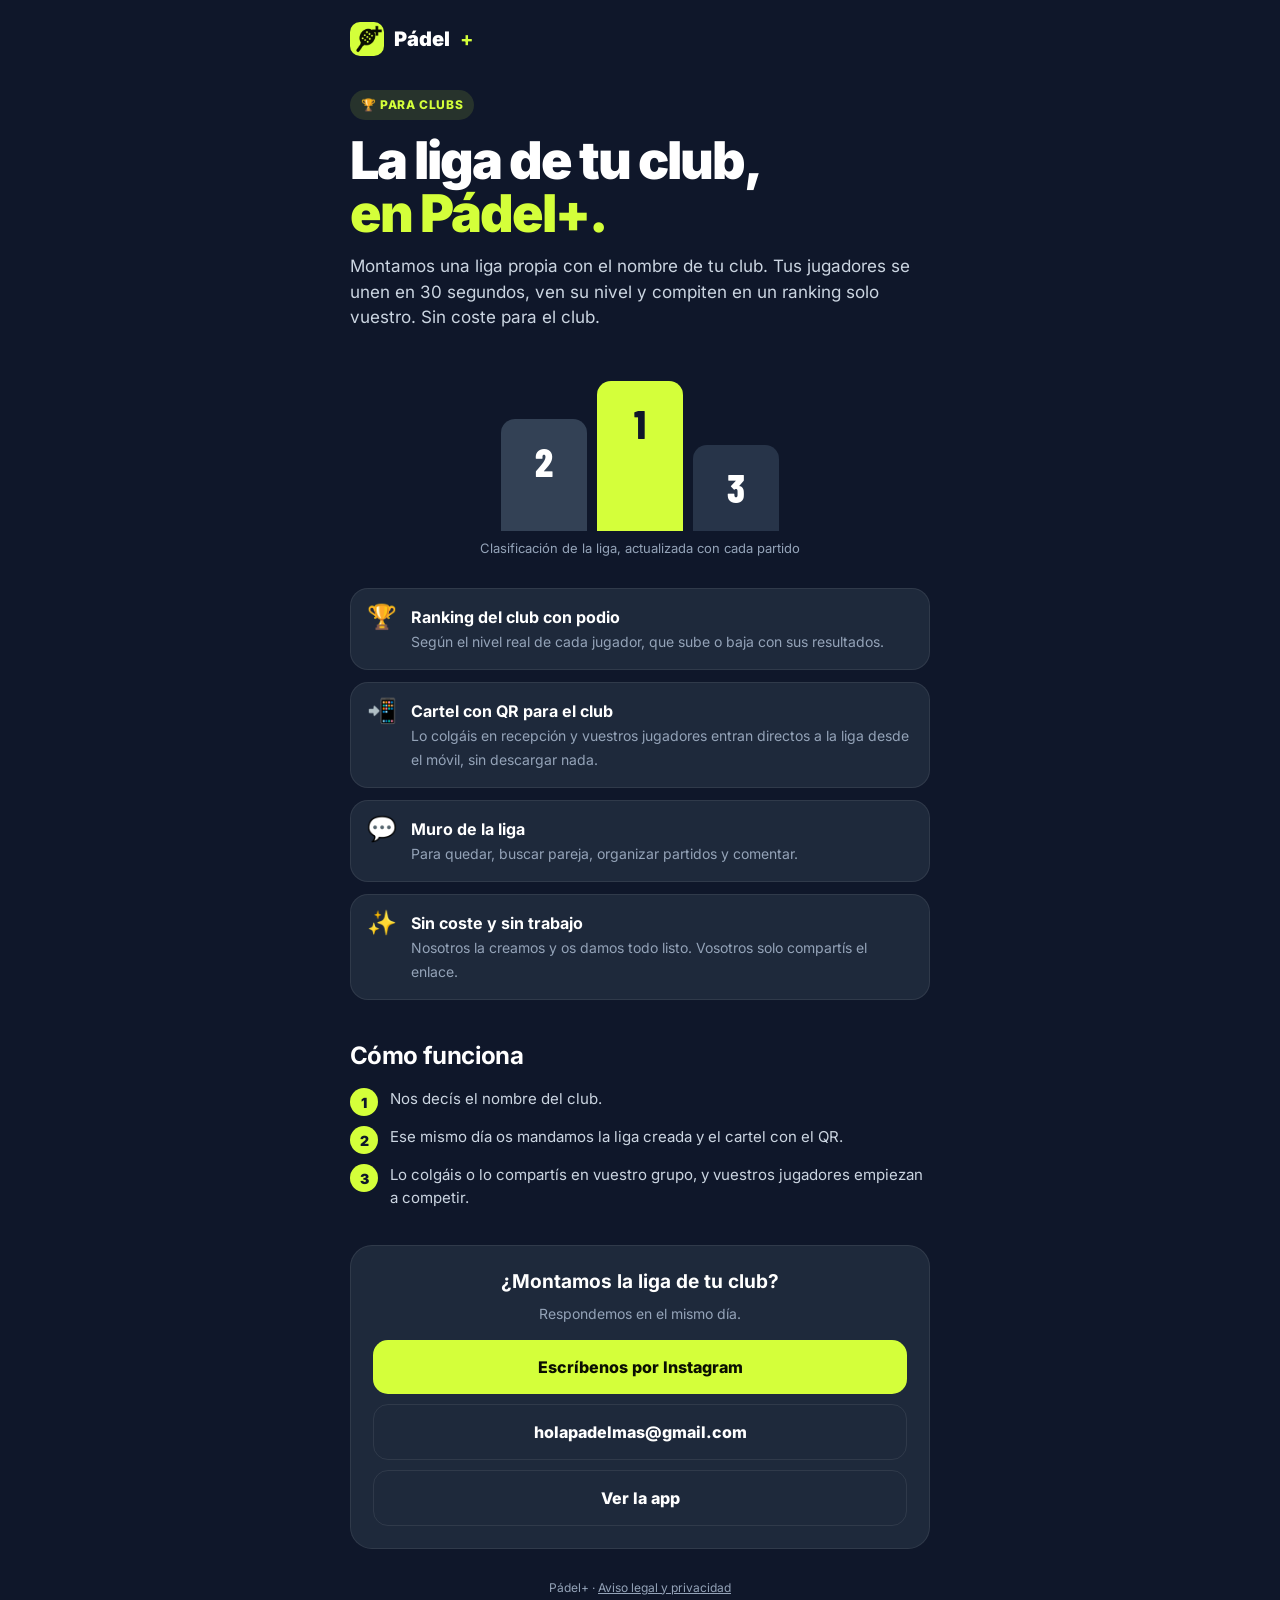
<file: clubs/index.html>
<!DOCTYPE html>
<html lang="es">
<head>
<meta charset="utf-8">
<meta name="viewport" content="width=device-width, initial-scale=1, viewport-fit=cover">
<title>La liga de tu club, en Pádel+</title>
<meta name="description" content="Una liga propia para tu club en Pádel+: ranking con podio, cartel con QR para que tus jugadores se unan en 30 segundos y un muro para organizar partidos. Sin coste para el club.">
<meta property="og:type" content="website">
<meta property="og:site_name" content="Pádel+">
<meta property="og:title" content="La liga de tu club, en Pádel+">
<meta property="og:description" content="Ranking con podio, cartel con QR y muro de la liga para tus jugadores. Sin coste para el club.">
<meta property="og:url" content="https://padelmas.club/clubs/">
<meta property="og:image" content="https://padelmas.club/og-clubs.jpg">
<meta property="og:image:width" content="1200"><meta property="og:image:height" content="630">
<meta name="twitter:card" content="summary_large_image">
<meta name="theme-color" content="#0f172a">
<link rel="icon" href="../icon-192.png">
<link rel="apple-touch-icon" href="../apple-touch-icon.png">
<link rel="stylesheet" href="../fonts.css">
<style>
:root{--bg:#0f172a;--card:#1e293b;--line:rgba(255,255,255,.08);--ink:#fff;--mute:#94a3b8;--lime:#d4ff3a}
*{box-sizing:border-box;margin:0;padding:0}
body{font-family:Inter,system-ui,sans-serif;background:var(--bg);color:var(--ink);line-height:1.5;-webkit-font-smoothing:antialiased}
a{color:inherit;text-decoration:none}
.wrap{max-width:620px;margin:0 auto;padding:calc(env(safe-area-inset-top) + 22px) 20px 40px}
.logo{display:flex;align-items:center;gap:10px;font-weight:900;font-size:20px}
.logo img{width:34px;height:34px;border-radius:10px}.logo b{color:var(--lime)}
.tag{display:inline-block;margin-top:34px;font-size:12px;font-weight:800;letter-spacing:.6px;color:var(--lime);background:rgba(212,255,58,.12);padding:6px 11px;border-radius:99px}
h1{font-size:clamp(36px,10vw,52px);line-height:1.02;letter-spacing:-2px;font-weight:900;margin-top:14px}
h1 em{font-style:normal;color:var(--lime)}
.lead{color:#cbd5e1;font-size:17px;margin-top:14px}
.pod{display:flex;align-items:flex-end;justify-content:center;gap:10px;margin:30px 0 8px;height:170px}
.pod div{width:86px;border-radius:14px 14px 0 0;display:flex;flex-direction:column;align-items:center;padding-top:12px;font-family:'Barlow Condensed';font-weight:800;font-size:40px}
.pod small{font-family:Inter;font-size:12px;font-weight:700;opacity:.75}
.p1{height:150px;background:var(--lime);color:#0f172a}.p2{height:112px;background:#334155}.p3{height:86px;background:#273449}
.podn{text-align:center;color:var(--mute);font-size:13px}
.list{margin-top:30px;display:grid;gap:12px}
.it{display:flex;gap:14px;background:var(--card);border:1px solid var(--line);border-radius:18px;padding:16px}
.it i{font-style:normal;font-size:24px;line-height:1}
.it b{display:block;font-size:16px}.it span{color:var(--mute);font-size:14px}
h2{font-size:24px;letter-spacing:-.6px;margin-top:38px}
.steps{margin-top:14px;display:grid;gap:10px;counter-reset:s}
.st{display:flex;gap:12px;align-items:flex-start;color:#cbd5e1;font-size:15px}
.st:before{counter-increment:s;content:counter(s);flex:none;width:28px;height:28px;border-radius:99px;background:var(--lime);color:#0f172a;font-weight:900;display:flex;align-items:center;justify-content:center;font-size:14px}
.cta{margin-top:36px;background:var(--card);border:1px solid var(--line);border-radius:22px;padding:22px;text-align:center}
.cta p{color:var(--mute);font-size:14px;margin-top:6px}
.btn{display:flex;align-items:center;justify-content:center;gap:8px;background:var(--lime);color:#0b0f02;font-weight:800;padding:15px 18px;border-radius:15px;font-size:16px;margin-top:16px}
.btn.g{background:transparent;color:#fff;border:1px solid var(--line);margin-top:10px}
footer{margin-top:30px;text-align:center;color:var(--mute);font-size:12px}
footer a{text-decoration:underline}
</style>
</head>
<body>
<div class="wrap">
  <a class="logo" href="../"><img src="../icon-192.png" alt="">Pádel <b>+</b></a>

  <span class="tag">🏆 PARA CLUBS</span>
  <h1>La liga de tu club,<br><em>en Pádel+.</em></h1>
  <p class="lead">Montamos una liga propia con el nombre de tu club. Tus jugadores se unen en 30 segundos, ven su nivel y compiten en un ranking solo vuestro. Sin coste para el club.</p>

  <div class="pod"><div class="p2">2</div><div class="p1">1</div><div class="p3">3</div></div>
  <p class="podn">Clasificación de la liga, actualizada con cada partido</p>

  <div class="list">
    <div class="it"><i>🏆</i><div><b>Ranking del club con podio</b><span>Según el nivel real de cada jugador, que sube o baja con sus resultados.</span></div></div>
    <div class="it"><i>📲</i><div><b>Cartel con QR para el club</b><span>Lo colgáis en recepción y vuestros jugadores entran directos a la liga desde el móvil, sin descargar nada.</span></div></div>
    <div class="it"><i>💬</i><div><b>Muro de la liga</b><span>Para quedar, buscar pareja, organizar partidos y comentar.</span></div></div>
    <div class="it"><i>✨</i><div><b>Sin coste y sin trabajo</b><span>Nosotros la creamos y os damos todo listo. Vosotros solo compartís el enlace.</span></div></div>
  </div>

  <h2>Cómo funciona</h2>
  <div class="steps">
    <div class="st">Nos decís el nombre del club.</div>
    <div class="st">Ese mismo día os mandamos la liga creada y el cartel con el QR.</div>
    <div class="st">Lo colgáis o lo compartís en vuestro grupo, y vuestros jugadores empiezan a competir.</div>
  </div>

  <div class="cta">
    <b style="font-size:19px">¿Montamos la liga de tu club?</b>
    <p>Respondemos en el mismo día.</p>
    <a class="btn" href="https://ig.me/m/padelmas.app">Escríbenos por Instagram</a>
    <a class="btn g" href="mailto:holapadelmas@gmail.com?subject=Liga%20para%20mi%20club">holapadelmas@gmail.com</a>
    <a class="btn g" href="../">Ver la app</a>
  </div>

  <footer>Pádel+ · <a href="../privacidad.html">Aviso legal y privacidad</a></footer>
</div>
<!-- Cloudflare Web Analytics (sin cookies) --><script type='module' src='https://static.cloudflareinsights.com/beacon.min.js' data-cf-beacon='{"token": "ea2ffd921bf641a4baf0661dfcad8489"}'></script>
</body>
</html>
</file>
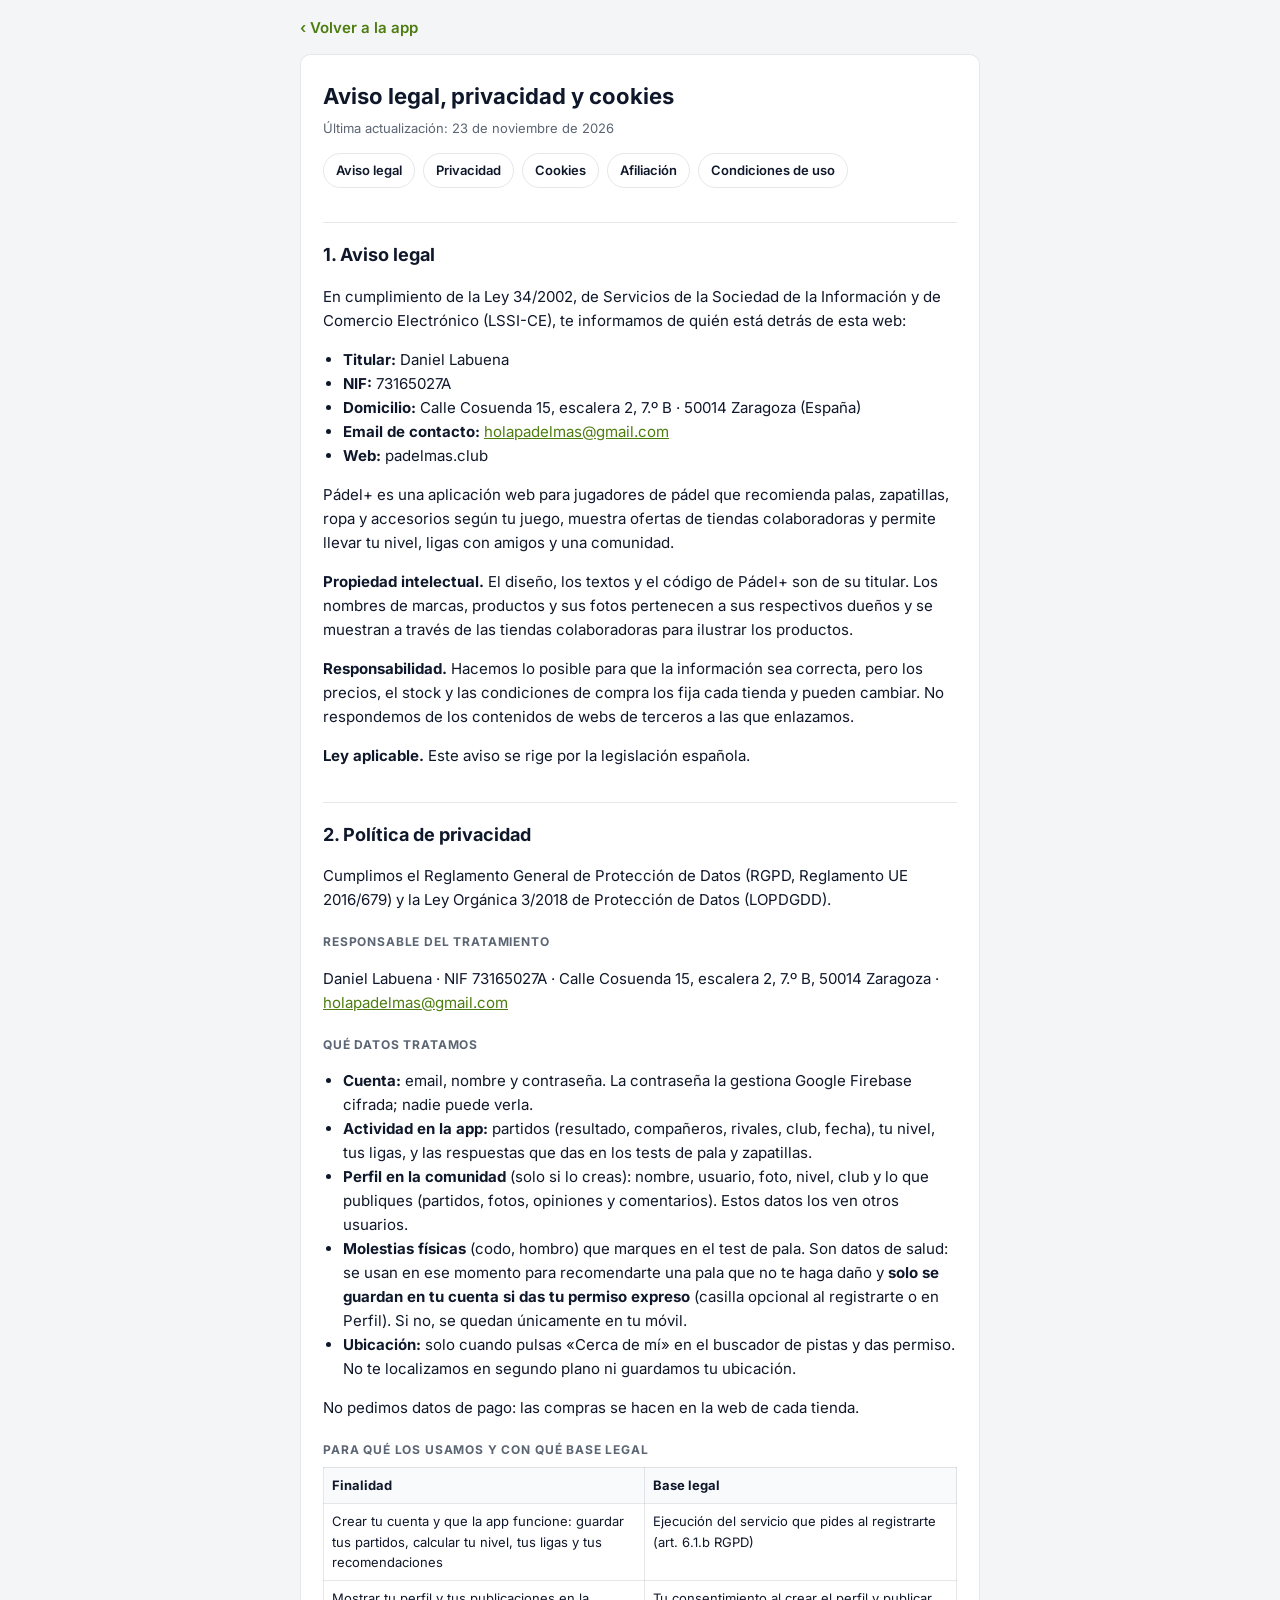
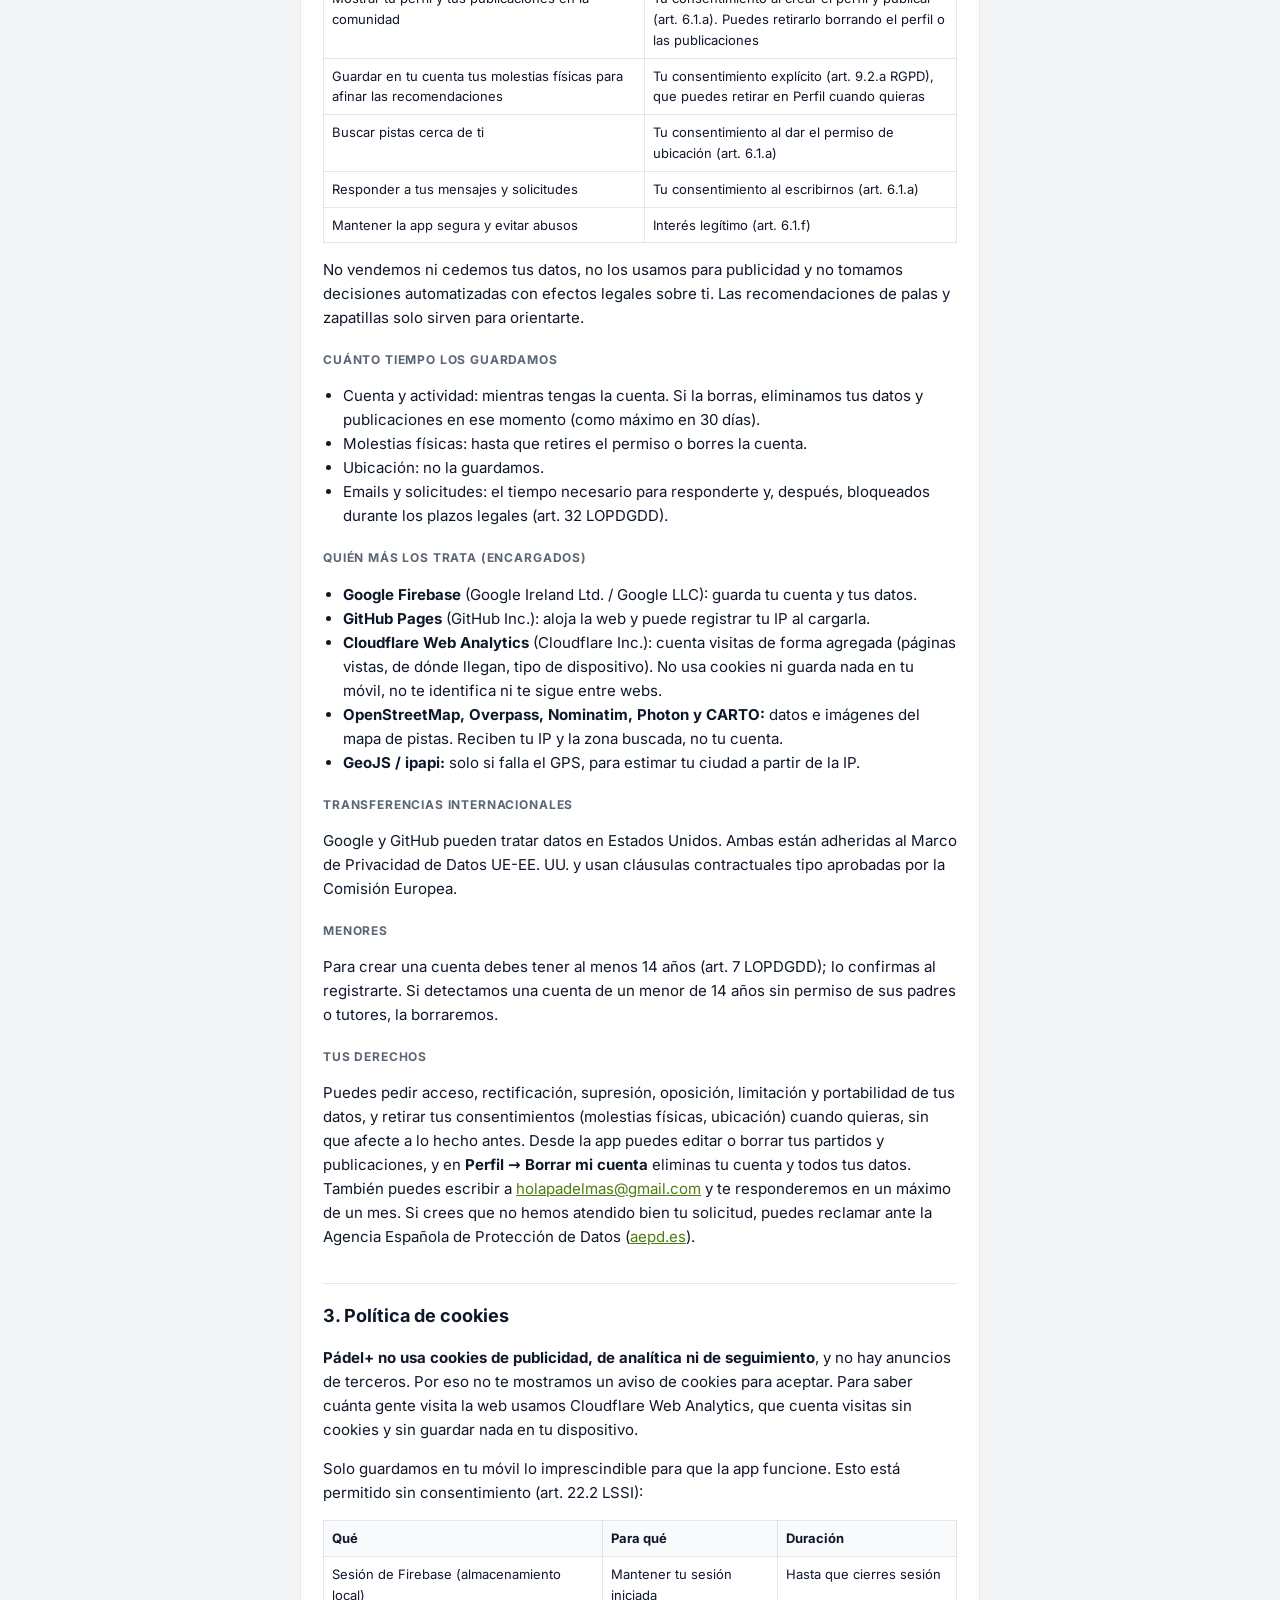
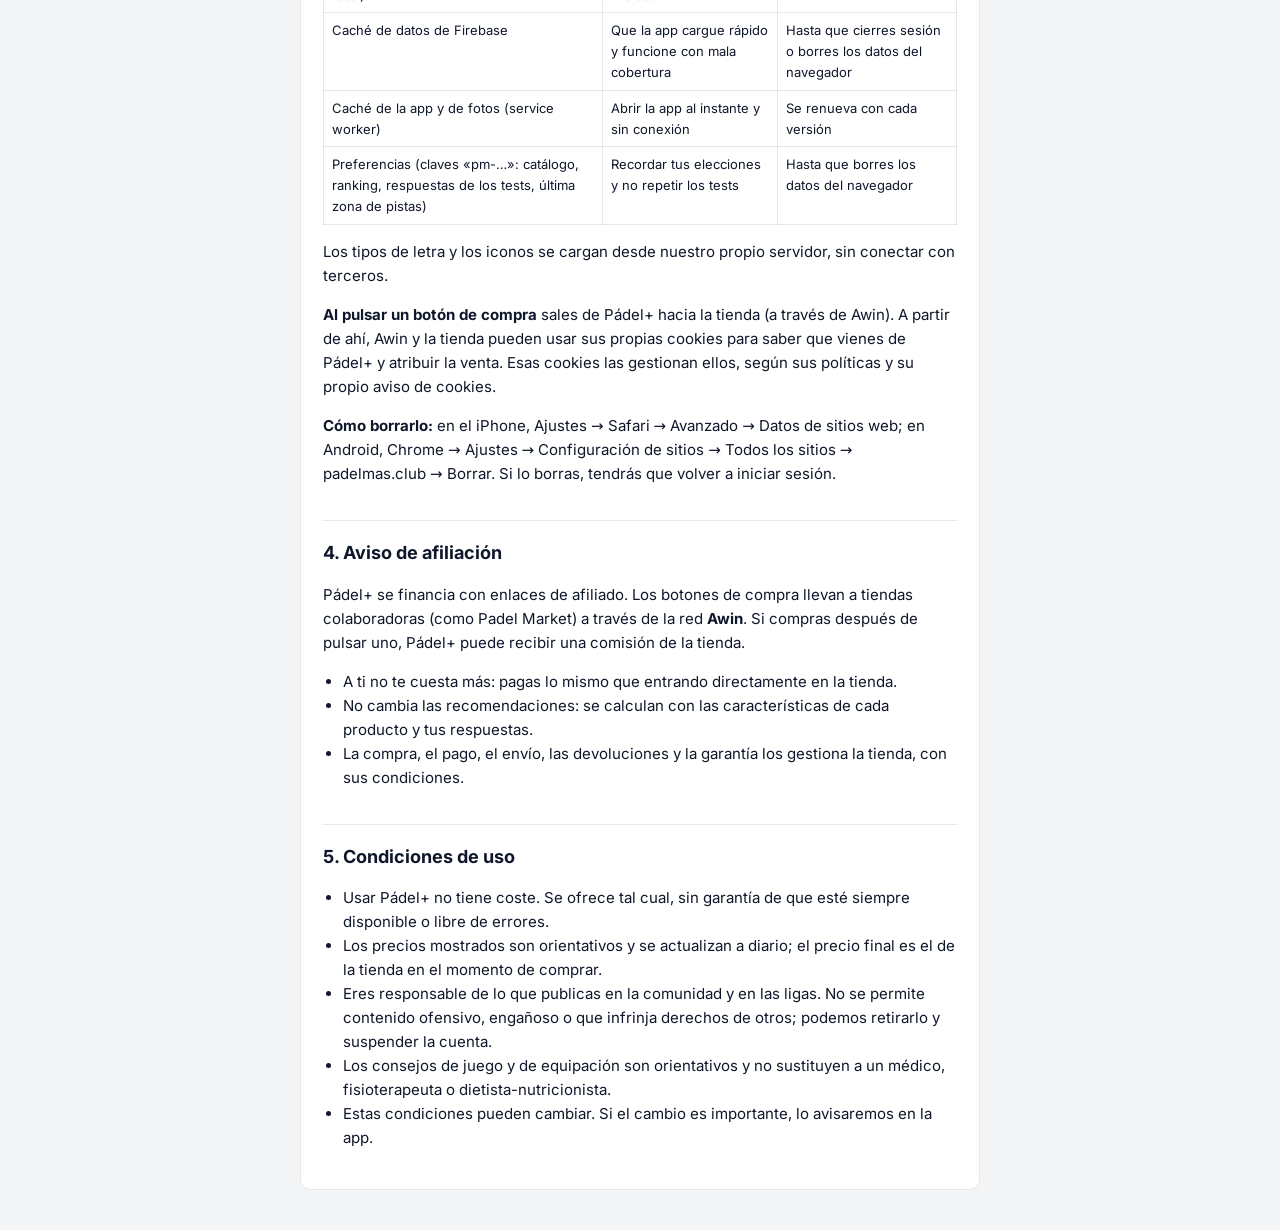
<file: privacidad.html>
<!DOCTYPE html>
<html lang="es">
<head>
<meta charset="utf-8">
<meta name="viewport" content="width=device-width, initial-scale=1, viewport-fit=cover">
<title>Aviso legal, privacidad y cookies · Pádel+</title>
<meta name="theme-color" content="#f4f5f7">
<link rel="icon" type="image/png" href="icon-192.png">
<link rel="stylesheet" href="fonts.css">
<style>
:root{--bg:#f4f5f7;--surface:#ffffff;--ink:#0f172a;--muted:#5b6573;--line:rgba(15,23,42,.10);--accent:#4d7c0f;color-scheme:light}
*{box-sizing:border-box}
body{margin:0;background:var(--bg);color:var(--ink);font:15px/1.6 Inter,system-ui,sans-serif;padding:calc(env(safe-area-inset-top) + 16px) 16px calc(env(safe-area-inset-bottom) + 40px)}
main{max-width:680px;margin:0 auto;background:var(--surface);border:1px solid var(--line);border-radius:10px;padding:24px 22px}
a{color:var(--accent)}
.back{display:inline-block;margin:0 auto 14px;font-weight:600;text-decoration:none}
.top{max-width:680px;margin:0 auto}
h1{font-size:22px;margin:0 0 4px;text-wrap:balance}
h2{font-size:12px;text-transform:uppercase;letter-spacing:.07em;color:var(--muted);margin:26px 0 6px}
p,li{color:var(--ink)}ul{padding-left:20px}
.meta{color:var(--muted);font-size:13px;margin:0 0 8px}
.idx{display:flex;flex-wrap:wrap;gap:8px;margin:14px 0 4px}.idx a{font-size:13px;font-weight:600;text-decoration:none;border:1px solid var(--line);border-radius:999px;padding:6px 12px;color:var(--ink)}
h2.big{font-size:18px;text-transform:none;letter-spacing:0;color:var(--ink);margin:34px 0 4px;padding-top:18px;border-top:1px solid var(--line)}
h3{font-size:12px;text-transform:uppercase;letter-spacing:.07em;color:var(--muted);margin:20px 0 6px}
table{width:100%;border-collapse:collapse;font-size:13px;margin:8px 0}td,th{border:1px solid var(--line);padding:7px 8px;text-align:left;vertical-align:top}th{background:#f8fafc}
</style>
</head>
<body>
<div class="top"><a class="back" href="./">‹ Volver a la app</a></div>
<main>
<h1>Aviso legal, privacidad y cookies</h1>
<p class="meta">Última actualización: 23 de noviembre de 2026</p>
<nav class="idx"><a href="#aviso-legal">Aviso legal</a><a href="#privacidad">Privacidad</a><a href="#cookies">Cookies</a><a href="#afiliacion">Afiliación</a><a href="#condiciones">Condiciones de uso</a></nav>

<h2 class="big" id="aviso-legal">1. Aviso legal</h2>
<p>En cumplimiento de la Ley 34/2002, de Servicios de la Sociedad de la Información y de Comercio Electrónico (LSSI-CE), te informamos de quién está detrás de esta web:</p>
<ul>
<li><b>Titular:</b> Daniel Labuena</li>
<li><b>NIF:</b> 73165027A</li>
<li><b>Domicilio:</b> Calle Cosuenda 15, escalera 2, 7.º B · 50014 Zaragoza (España)</li>
<li><b>Email de contacto:</b> <a href="mailto:holapadelmas@gmail.com">holapadelmas@gmail.com</a></li>
<li><b>Web:</b> padelmas.club</li>
</ul>
<p>Pádel+ es una aplicación web para jugadores de pádel que recomienda palas, zapatillas, ropa y accesorios según tu juego, muestra ofertas de tiendas colaboradoras y permite llevar tu nivel, ligas con amigos y una comunidad.</p>
<p><b>Propiedad intelectual.</b> El diseño, los textos y el código de Pádel+ son de su titular. Los nombres de marcas, productos y sus fotos pertenecen a sus respectivos dueños y se muestran a través de las tiendas colaboradoras para ilustrar los productos.</p>
<p><b>Responsabilidad.</b> Hacemos lo posible para que la información sea correcta, pero los precios, el stock y las condiciones de compra los fija cada tienda y pueden cambiar. No respondemos de los contenidos de webs de terceros a las que enlazamos.</p>
<p><b>Ley aplicable.</b> Este aviso se rige por la legislación española.</p>

<h2 class="big" id="privacidad">2. Política de privacidad</h2>
<p>Cumplimos el Reglamento General de Protección de Datos (RGPD, Reglamento UE 2016/679) y la Ley Orgánica 3/2018 de Protección de Datos (LOPDGDD).</p>

<h3>Responsable del tratamiento</h3>
<p>Daniel Labuena · NIF 73165027A · Calle Cosuenda 15, escalera 2, 7.º B, 50014 Zaragoza · <a href="mailto:holapadelmas@gmail.com">holapadelmas@gmail.com</a></p>

<h3>Qué datos tratamos</h3>
<ul>
<li><b>Cuenta:</b> email, nombre y contraseña. La contraseña la gestiona Google Firebase cifrada; nadie puede verla.</li>
<li><b>Actividad en la app:</b> partidos (resultado, compañeros, rivales, club, fecha), tu nivel, tus ligas, y las respuestas que das en los tests de pala y zapatillas.</li>
<li><b>Perfil en la comunidad</b> (solo si lo creas): nombre, usuario, foto, nivel, club y lo que publiques (partidos, fotos, opiniones y comentarios). Estos datos los ven otros usuarios.</li>
<li><b>Molestias físicas</b> (codo, hombro) que marques en el test de pala. Son datos de salud: se usan en ese momento para recomendarte una pala que no te haga daño y <b>solo se guardan en tu cuenta si das tu permiso expreso</b> (casilla opcional al registrarte o en Perfil). Si no, se quedan únicamente en tu móvil.</li>
<li><b>Ubicación:</b> solo cuando pulsas «Cerca de mí» en el buscador de pistas y das permiso. No te localizamos en segundo plano ni guardamos tu ubicación.</li>
</ul>
<p>No pedimos datos de pago: las compras se hacen en la web de cada tienda.</p>

<h3>Para qué los usamos y con qué base legal</h3>
<table>
<tr><th>Finalidad</th><th>Base legal</th></tr>
<tr><td>Crear tu cuenta y que la app funcione: guardar tus partidos, calcular tu nivel, tus ligas y tus recomendaciones</td><td>Ejecución del servicio que pides al registrarte (art. 6.1.b RGPD)</td></tr>
<tr><td>Mostrar tu perfil y tus publicaciones en la comunidad</td><td>Tu consentimiento al crear el perfil y publicar (art. 6.1.a). Puedes retirarlo borrando el perfil o las publicaciones</td></tr>
<tr><td>Guardar en tu cuenta tus molestias físicas para afinar las recomendaciones</td><td>Tu consentimiento explícito (art. 9.2.a RGPD), que puedes retirar en Perfil cuando quieras</td></tr>
<tr><td>Buscar pistas cerca de ti</td><td>Tu consentimiento al dar el permiso de ubicación (art. 6.1.a)</td></tr>
<tr><td>Responder a tus mensajes y solicitudes</td><td>Tu consentimiento al escribirnos (art. 6.1.a)</td></tr>
<tr><td>Mantener la app segura y evitar abusos</td><td>Interés legítimo (art. 6.1.f)</td></tr>
</table>
<p>No vendemos ni cedemos tus datos, no los usamos para publicidad y no tomamos decisiones automatizadas con efectos legales sobre ti. Las recomendaciones de palas y zapatillas solo sirven para orientarte.</p>

<h3>Cuánto tiempo los guardamos</h3>
<ul><li>Cuenta y actividad: mientras tengas la cuenta. Si la borras, eliminamos tus datos y publicaciones en ese momento (como máximo en 30 días).</li><li>Molestias físicas: hasta que retires el permiso o borres la cuenta.</li><li>Ubicación: no la guardamos.</li><li>Emails y solicitudes: el tiempo necesario para responderte y, después, bloqueados durante los plazos legales (art. 32 LOPDGDD).</li></ul>

<h3>Quién más los trata (encargados)</h3>
<ul>
<li><b>Google Firebase</b> (Google Ireland Ltd. / Google LLC): guarda tu cuenta y tus datos.</li>
<li><b>GitHub Pages</b> (GitHub Inc.): aloja la web y puede registrar tu IP al cargarla.</li>
<li><b>Cloudflare Web Analytics</b> (Cloudflare Inc.): cuenta visitas de forma agregada (páginas vistas, de dónde llegan, tipo de dispositivo). No usa cookies ni guarda nada en tu móvil, no te identifica ni te sigue entre webs.</li>
<li><b>OpenStreetMap, Overpass, Nominatim, Photon y CARTO:</b> datos e imágenes del mapa de pistas. Reciben tu IP y la zona buscada, no tu cuenta.</li>
<li><b>GeoJS / ipapi:</b> solo si falla el GPS, para estimar tu ciudad a partir de la IP.</li>
</ul>

<h3>Transferencias internacionales</h3>
<p>Google y GitHub pueden tratar datos en Estados Unidos. Ambas están adheridas al Marco de Privacidad de Datos UE-EE. UU. y usan cláusulas contractuales tipo aprobadas por la Comisión Europea.</p>

<h3>Menores</h3>
<p>Para crear una cuenta debes tener al menos 14 años (art. 7 LOPDGDD); lo confirmas al registrarte. Si detectamos una cuenta de un menor de 14 años sin permiso de sus padres o tutores, la borraremos.</p>

<h3>Tus derechos</h3>
<p>Puedes pedir acceso, rectificación, supresión, oposición, limitación y portabilidad de tus datos, y retirar tus consentimientos (molestias físicas, ubicación) cuando quieras, sin que afecte a lo hecho antes. Desde la app puedes editar o borrar tus partidos y publicaciones, y en <b>Perfil → Borrar mi cuenta</b> eliminas tu cuenta y todos tus datos. También puedes escribir a <a href="mailto:holapadelmas@gmail.com">holapadelmas@gmail.com</a> y te responderemos en un máximo de un mes. Si crees que no hemos atendido bien tu solicitud, puedes reclamar ante la Agencia Española de Protección de Datos (<a href="https://www.aepd.es" target="_blank" rel="noopener">aepd.es</a>).</p>

<h2 class="big" id="cookies">3. Política de cookies</h2>
<p><b>Pádel+ no usa cookies de publicidad, de analítica ni de seguimiento</b>, y no hay anuncios de terceros. Por eso no te mostramos un aviso de cookies para aceptar. Para saber cuánta gente visita la web usamos Cloudflare Web Analytics, que cuenta visitas sin cookies y sin guardar nada en tu dispositivo.</p>
<p>Solo guardamos en tu móvil lo imprescindible para que la app funcione. Esto está permitido sin consentimiento (art. 22.2 LSSI):</p>
<table>
<tr><th>Qué</th><th>Para qué</th><th>Duración</th></tr>
<tr><td>Sesión de Firebase (almacenamiento local)</td><td>Mantener tu sesión iniciada</td><td>Hasta que cierres sesión</td></tr>
<tr><td>Caché de datos de Firebase</td><td>Que la app cargue rápido y funcione con mala cobertura</td><td>Hasta que cierres sesión o borres los datos del navegador</td></tr>
<tr><td>Caché de la app y de fotos (service worker)</td><td>Abrir la app al instante y sin conexión</td><td>Se renueva con cada versión</td></tr>
<tr><td>Preferencias (claves «pm-…»: catálogo, ranking, respuestas de los tests, última zona de pistas)</td><td>Recordar tus elecciones y no repetir los tests</td><td>Hasta que borres los datos del navegador</td></tr>
</table>
<p>Los tipos de letra y los iconos se cargan desde nuestro propio servidor, sin conectar con terceros.</p>
<p><b>Al pulsar un botón de compra</b> sales de Pádel+ hacia la tienda (a través de Awin). A partir de ahí, Awin y la tienda pueden usar sus propias cookies para saber que vienes de Pádel+ y atribuir la venta. Esas cookies las gestionan ellos, según sus políticas y su propio aviso de cookies.</p>
<p><b>Cómo borrarlo:</b> en el iPhone, Ajustes → Safari → Avanzado → Datos de sitios web; en Android, Chrome → Ajustes → Configuración de sitios → Todos los sitios → padelmas.club → Borrar. Si lo borras, tendrás que volver a iniciar sesión.</p>

<h2 class="big" id="afiliacion">4. Aviso de afiliación</h2>
<p>Pádel+ se financia con enlaces de afiliado. Los botones de compra llevan a tiendas colaboradoras (como Padel Market) a través de la red <b>Awin</b>. Si compras después de pulsar uno, Pádel+ puede recibir una comisión de la tienda.</p>
<ul>
<li>A ti no te cuesta más: pagas lo mismo que entrando directamente en la tienda.</li>
<li>No cambia las recomendaciones: se calculan con las características de cada producto y tus respuestas.</li>
<li>La compra, el pago, el envío, las devoluciones y la garantía los gestiona la tienda, con sus condiciones.</li>
</ul>

<h2 class="big" id="condiciones">5. Condiciones de uso</h2>
<ul>
<li>Usar Pádel+ no tiene coste. Se ofrece tal cual, sin garantía de que esté siempre disponible o libre de errores.</li>
<li>Los precios mostrados son orientativos y se actualizan a diario; el precio final es el de la tienda en el momento de comprar.</li>
<li>Eres responsable de lo que publicas en la comunidad y en las ligas. No se permite contenido ofensivo, engañoso o que infrinja derechos de otros; podemos retirarlo y suspender la cuenta.</li>
<li>Los consejos de juego y de equipación son orientativos y no sustituyen a un médico, fisioterapeuta o dietista-nutricionista.</li>
<li>Estas condiciones pueden cambiar. Si el cambio es importante, lo avisaremos en la app.</li>
</ul>
</main>
<!-- Cloudflare Web Analytics (sin cookies) --><script type='module' src='https://static.cloudflareinsights.com/beacon.min.js' data-cf-beacon='{"token": "ea2ffd921bf641a4baf0661dfcad8489"}'></script>
</body>
</html>
</file>
<file: fonts.css>
@font-face{font-family:Inter;font-style:normal;font-weight:400;font-display:swap;src:url(fonts/inter-latin-400-normal.woff2) format('woff2')}
@font-face{font-family:Inter;font-style:normal;font-weight:500;font-display:swap;src:url(fonts/inter-latin-500-normal.woff2) format('woff2')}
@font-face{font-family:Inter;font-style:normal;font-weight:600;font-display:swap;src:url(fonts/inter-latin-600-normal.woff2) format('woff2')}
@font-face{font-family:Inter;font-style:normal;font-weight:700;font-display:swap;src:url(fonts/inter-latin-700-normal.woff2) format('woff2')}
@font-face{font-family:Inter;font-style:normal;font-weight:800;font-display:swap;src:url(fonts/inter-latin-800-normal.woff2) format('woff2')}
@font-face{font-family:'Barlow Condensed';font-style:normal;font-weight:500;font-display:swap;src:url(fonts/barlow-condensed-latin-500-normal.woff2) format('woff2')}
@font-face{font-family:'Barlow Condensed';font-style:normal;font-weight:600;font-display:swap;src:url(fonts/barlow-condensed-latin-600-normal.woff2) format('woff2')}
@font-face{font-family:'Barlow Condensed';font-style:normal;font-weight:700;font-display:swap;src:url(fonts/barlow-condensed-latin-700-normal.woff2) format('woff2')}
@font-face{font-family:'Barlow Condensed';font-style:normal;font-weight:800;font-display:swap;src:url(fonts/barlow-condensed-latin-800-normal.woff2) format('woff2')}
@font-face{font-family:Inter;font-style:normal;font-weight:900;font-display:swap;src:url(fonts/inter-latin-900-normal.woff2) format('woff2')}
</file>
